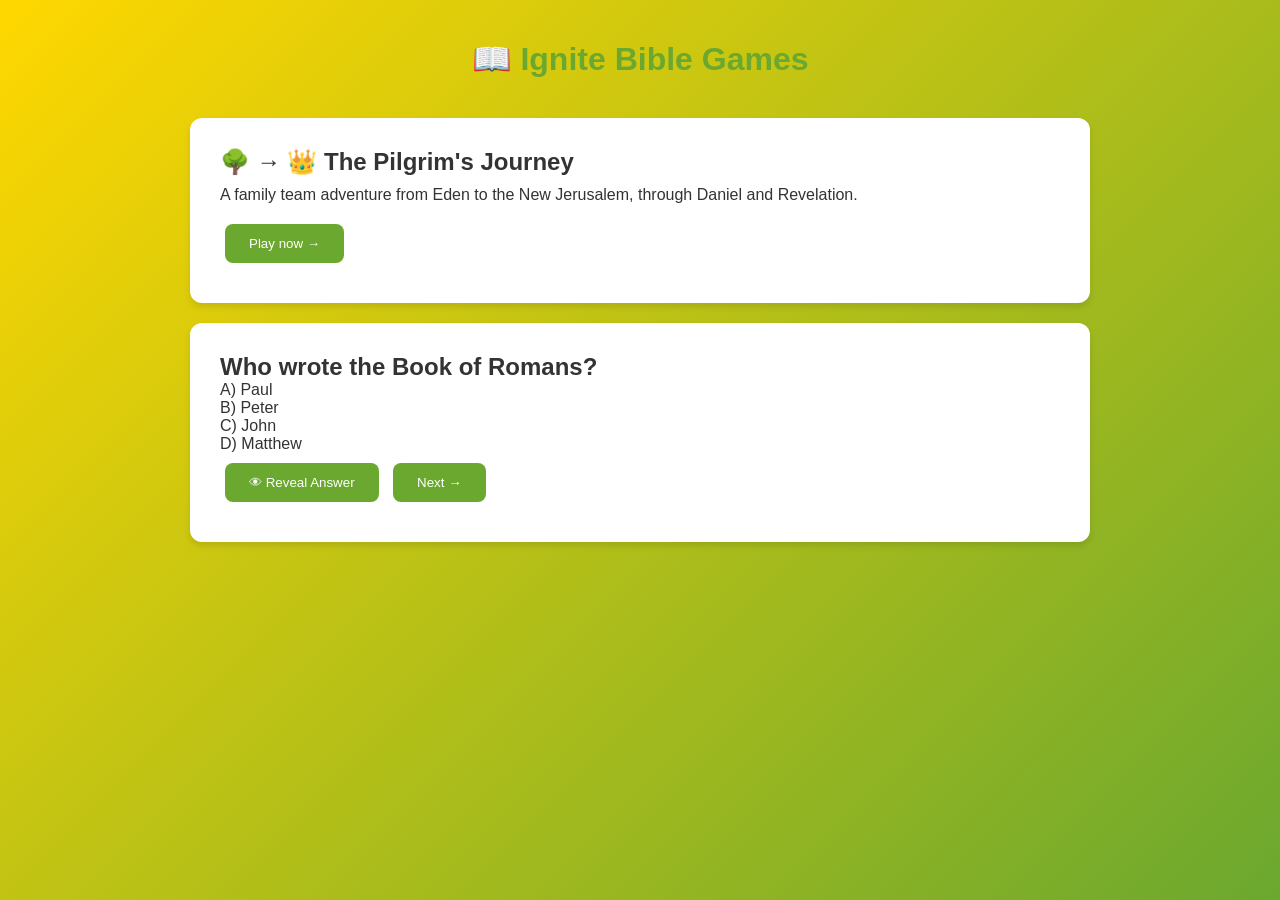
<file: index.html>
<!DOCTYPE html>
<html lang="en">
<head>
  <meta charset="UTF-8">
  <meta name="viewport" content="width=device-width, initial-scale=1.0">
  <title>Ignite Bible Games</title>
  <style>
    * { margin: 0; padding: 0; box-sizing: border-box; }
    body { 
      font-family: 'DM Sans', sans-serif; 
      background: linear-gradient(135deg, #FFD700, #6BA82F);
      color: #333;
      min-height: 100vh;
      padding: 40px 20px;
    }
    .container { max-width: 900px; margin: 0 auto; }
    .card {
      background: white;
      padding: 30px;
      border-radius: 12px;
      box-shadow: 0 4px 6px rgba(0,0,0,0.1);
      margin-bottom: 20px;
    }
    h1 { color: #6BA82F; margin-bottom: 40px; text-align: center; }
    .scripture { 
      background: #FFF9E6; 
      border-left: 4px solid #FFD700; 
      padding: 20px;
      margin: 20px 0;
      border-radius: 4px;
      font-style: italic;
    }
    button {
      background: #6BA82F;
      color: white;
      border: none;
      padding: 12px 24px;
      border-radius: 8px;
      cursor: pointer;
      margin: 10px 5px;
    }
    button:hover { background: #5a9724; }
  </style>
</head>
<body>
  <div class="container">
    <h1>📖 Ignite Bible Games</h1>
    <div class="card">
      <h2>🌳 → 👑 The Pilgrim's Journey</h2>
      <p style="margin: 10px 0;">A family team adventure from Eden to the New Jerusalem, through Daniel and Revelation.</p>
      <a href="pilgrims-journey/index.html"><button>Play now →</button></a>
    </div>
    <div id="game"></div>
  </div>

  <script src="quizData.js"></script>
  <script>
    let currentQ = 0;
    let answerRevealed = false;

    function renderQuestion() {
      const q = BIBLE_REPOSITORY[0].questions[currentQ];
      const game = document.getElementById('game');
      
      game.innerHTML = `
        <div class="card">
          <h2>${q.q}</h2>
          ${q.options ? `
            <div>
              ${q.options.map((opt, i) => `<p>${String.fromCharCode(65+i)}) ${opt}</p>`).join('')}
            </div>
          ` : ''}
          <button onclick="toggleAnswer()">👁 Reveal Answer</button>
          ${answerRevealed ? `
            <div class="card" style="background: #F5F5F5;">
              <strong>Answer:</strong> ${q.answer}
              <div class="scripture">${q.scripture}</div>
              <p><strong>💬 Spark:</strong> ${q.spark}</p>
            </div>
          ` : ''}
          <button onclick="nextQuestion()">Next →</button>
        </div>
      `;
    }

    function toggleAnswer() {
      answerRevealed = !answerRevealed;
      renderQuestion();
    }

    function nextQuestion() {
      if (currentQ < BIBLE_REPOSITORY[0].questions.length - 1) {
        currentQ++;
        answerRevealed = false;
        renderQuestion();
      } else {
        alert('Game complete!');
      }
    }

    renderQuestion();
  </script>
</body>
</html>
</file>
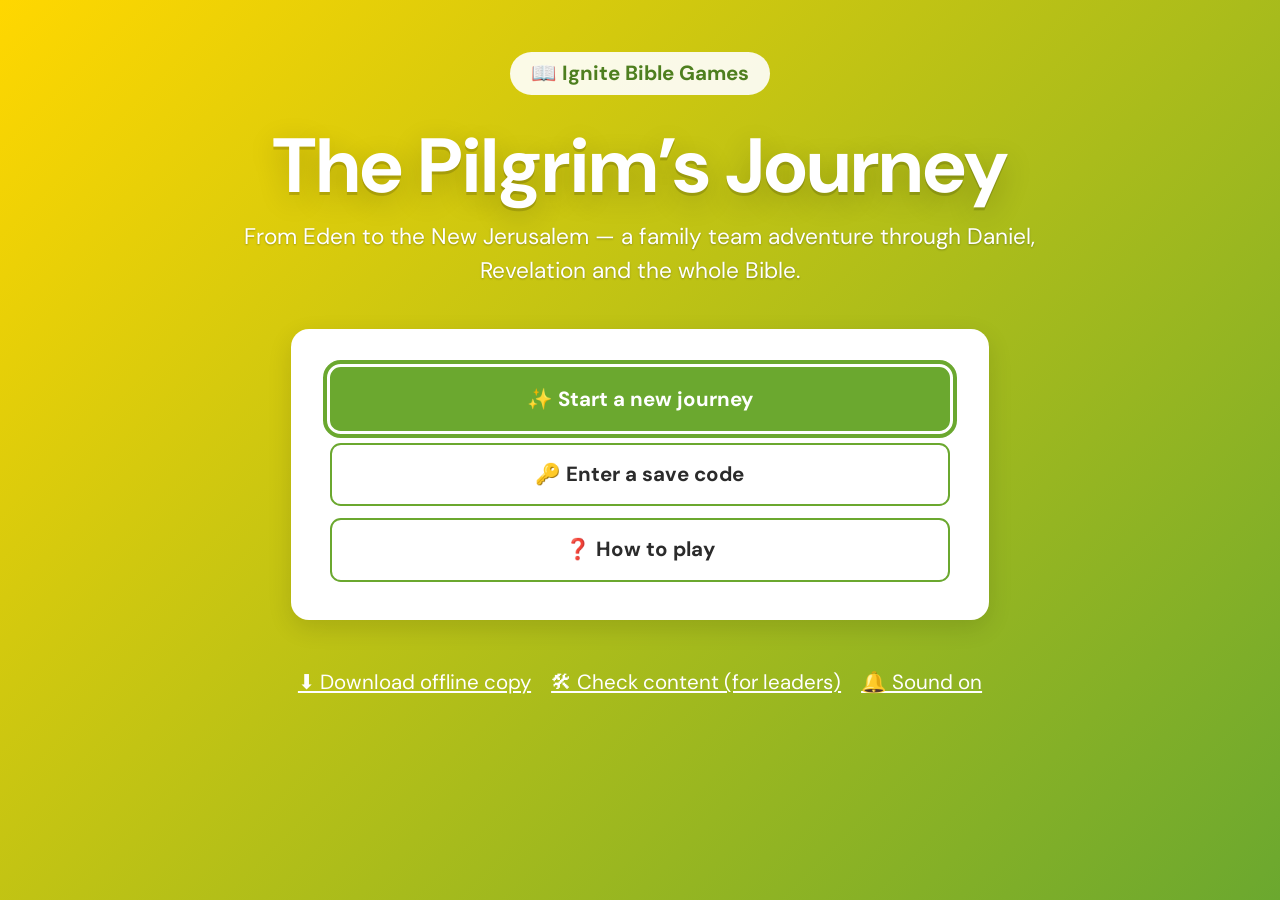
<file: pilgrims-journey/index.html>
<!DOCTYPE html>
<html lang="en">
<head>
  <meta charset="UTF-8">
  <meta name="viewport" content="width=device-width, initial-scale=1.0">
  <title>The Pilgrim's Journey — Ignite Bible Games</title>
  <meta name="description" content="A cooperative family Bible game from Eden to the New Jerusalem, following Daniel and Revelation.">
  <link rel="preconnect" href="https://fonts.googleapis.com">
  <link rel="preconnect" href="https://fonts.gstatic.com" crossorigin>
  <link href="https://fonts.googleapis.com/css2?family=Baloo+2:wght@500;700;800&family=Cinzel:wght@500;700&family=DM+Sans:wght@400;500;700&display=swap" rel="stylesheet">
  <link rel="stylesheet" href="css/style.css">
</head>
<body class="theme-title">
  <div id="app" aria-live="polite"></div>
  <noscript><p style="padding:2rem">This game needs JavaScript turned on.</p></noscript>

  <!-- Engine registry (must load first) -->
  <script src="js/registry.js"></script>

  <!-- The journey: chapters play in this order -->
  <script src="content/01-eden.js"></script>
  <script src="content/02-noah.js"></script>
  <script src="content/03-exodus.js"></script>
  <script src="content/04-joshua.js"></script>
  <script src="content/05-babylon.js"></script>
  <script src="content/06-prophecy.js"></script>
  <script src="content/07-jesus.js"></script>
  <script src="content/08-three-angels.js"></script>
  <script src="content/09-victory.js"></script>
  <script src="content/restoration.js"></script>
  <script src="content/charades.js"></script>

  <!-- Your own dilemmas -->
  <script src="content/my-dilemmas.js"></script>

  <!-- The game -->
  <script src="js/game.js"></script>
</body>
</html>
</file>
<file: pilgrims-journey/css/style.css>
/* ============================================================
   The Pilgrim's Journey — styles
   Three looks: Ignite title screens, Family storybook, Teen cinematic.
   ============================================================ */

:root {
  --ignite-gold: #FFD700;
  --ignite-green: #6BA82F;

  --ink: #2b2b2b;
  --muted: #666;
  --card: #ffffff;
  --card-ink: #2b2b2b;
  --card-border: rgba(0, 0, 0, .06);
  --accent: #6BA82F;
  --accent-hover: #5a9724;
  --accent-ink: #ffffff;
  --soft: #f4f7ee;
  --verse-bg: #FFF9E6;
  --verse-edge: #FFD700;
  --good: #2e8b57;
  --bad: #c0392b;
  --radius: 18px;
  --shadow: 0 8px 24px rgba(0, 0, 0, .12);
  --font-body: 'DM Sans', system-ui, -apple-system, 'Segoe UI', Roboto, sans-serif;
  --font-head: 'DM Sans', system-ui, -apple-system, 'Segoe UI', Roboto, sans-serif;
}

* { box-sizing: border-box; margin: 0; padding: 0; }

/* Sized for a laptop on a TV across the room, still fine on a phone */
html { font-size: clamp(16px, 0.9vw + 9px, 26px); }

body {
  min-height: 100vh;
  font-family: var(--font-body);
  color: var(--ink);
  line-height: 1.5;
  background: #f6f6f6;
  overflow-x: hidden;
}

h1, h2, h3 { font-family: var(--font-head); line-height: 1.2; }
button { font: inherit; color: inherit; }
:focus-visible { outline: 4px solid var(--accent); outline-offset: 3px; }

/* ---------- Theme: Ignite title ---------- */
body.theme-title {
  background: linear-gradient(135deg, #FFD700, #6BA82F);
  background-attachment: fixed;
}

/* ---------- Theme: Family storybook ---------- */
body.theme-family {
  --font-head: 'Baloo 2', 'Comic Sans MS', 'Trebuchet MS', system-ui, sans-serif;
  --font-body: 'Baloo 2', 'Trebuchet MS', system-ui, sans-serif;
  --ink: #3b2f22;
  --card: #fffdf6;
  --card-ink: #3b2f22;
  --card-border: #ffe1a1;
  --accent: #e8743b;
  --accent-hover: #d4622a;
  --accent-ink: #ffffff;
  --soft: #fff3d6;
  --verse-bg: #fff6df;
  --verse-edge: #f5b942;
  --good: #3a9a4a;
  --bad: #d9534f;
  --radius: 28px;
  background:
    radial-gradient(circle at 88% 10%, #fff7b0 0 5%, rgba(255, 240, 150, .55) 6%, rgba(255, 240, 150, 0) 16%),
    linear-gradient(#9fd8ff 0%, #d7f0ff 45%, #fff6dc 75%);
  background-attachment: fixed;
}
body.theme-family::before {
  /* rolling hills */
  content: "";
  position: fixed; left: -10%; right: -10%; bottom: -8vh; height: 34vh; z-index: -1;
  background:
    radial-gradient(ellipse 40% 60% at 20% 100%, #8fd16a 0 99%, transparent 100%),
    radial-gradient(ellipse 45% 70% at 75% 100%, #7cc35a 0 99%, transparent 100%),
    radial-gradient(ellipse 60% 45% at 50% 100%, #a6dd7f 0 99%, transparent 100%);
}
body.theme-family .card { border: 4px solid var(--card-border); }

/* ---------- Theme: Teen cinematic ---------- */
body.theme-teen {
  --font-head: 'Cinzel', 'Times New Roman', Georgia, serif;
  --ink: #f3eedb;
  --muted: #b9b29b;
  --card: rgba(14, 19, 46, .86);
  --card-ink: #f3eedb;
  --card-border: rgba(212, 175, 55, .45);
  --accent: #d4af37;
  --accent-hover: #e8c55a;
  --accent-ink: #1a1400;
  --soft: rgba(212, 175, 55, .10);
  --verse-bg: rgba(212, 175, 55, .08);
  --verse-edge: #d4af37;
  --good: #7fd18b;
  --bad: #ff8a7a;
  --radius: 10px;
  --shadow: 0 0 40px rgba(212, 175, 55, .14), 0 10px 40px rgba(0, 0, 0, .55);
  background:
    radial-gradient(ellipse at 50% -10%, rgba(255, 210, 120, .22), transparent 55%),
    radial-gradient(ellipse at 10% 110%, rgba(110, 60, 160, .35), transparent 55%),
    linear-gradient(#070a1c, #0d1233 60%, #1a1030);
  background-attachment: fixed;
}
body.theme-teen::before {
  /* stars */
  content: "";
  position: fixed; inset: 0; z-index: -1; pointer-events: none; opacity: .7;
  background-image:
    radial-gradient(1.5px 1.5px at 20px 30px, #fff, transparent),
    radial-gradient(1px 1px at 120px 80px, #fff, transparent),
    radial-gradient(1.5px 1.5px at 200px 160px, #ffe9a8, transparent),
    radial-gradient(1px 1px at 60px 200px, #fff, transparent),
    radial-gradient(1px 1px at 260px 40px, #cfd8ff, transparent);
  background-size: 300px 240px;
}
body.theme-teen .card { border: 1px solid var(--card-border); backdrop-filter: blur(4px); }
body.theme-teen h1, body.theme-teen h2 { color: #f1d27a; text-shadow: 0 0 18px rgba(241, 210, 122, .35); letter-spacing: .02em; }
body.theme-teen .result .verdict { text-shadow: none; }

/* ---------- Layout ---------- */
.wrap { max-width: 1100px; margin: 0 auto; padding: 16px; }
.center { text-align: center; }
.card {
  background: var(--card);
  color: var(--card-ink);
  border-radius: var(--radius);
  box-shadow: var(--shadow);
  padding: clamp(18px, 3vw, 40px);
  margin: 16px 0;
}
.muted { color: var(--muted); }
.small { font-size: .85rem; }
.row { display: flex; gap: 12px; flex-wrap: wrap; align-items: center; }
.row.end { justify-content: flex-end; }
.row.center { justify-content: center; }
.stack > * + * { margin-top: 12px; }

/* ---------- Buttons ---------- */
.btn {
  display: inline-flex; flex-direction: column; align-items: center; justify-content: center;
  gap: 2px;
  min-height: 3rem;
  padding: .7rem 1.4rem;
  border-radius: calc(var(--radius) * .6);
  border: 2px solid var(--accent);
  background: transparent;
  color: var(--card-ink);
  font-weight: 700;
  cursor: pointer;
  transition: transform .12s, background .2s, color .2s;
}
.btn:hover { transform: translateY(-1px); }
.btn.primary { background: var(--accent); color: var(--accent-ink); }
.btn.primary:hover { background: var(--accent-hover); }
.btn small { font-weight: 500; font-size: .75rem; opacity: .85; }
.btn[disabled] { opacity: .45; cursor: not-allowed; transform: none; }
.link { background: none; border: none; color: inherit; text-decoration: underline; cursor: pointer; padding: 6px; }
.icon {
  width: 2.6rem; height: 2.6rem; border-radius: 50%;
  border: 2px solid var(--card-border); background: var(--card); color: var(--card-ink);
  cursor: pointer; font-size: 1.1rem; display: inline-flex; align-items: center; justify-content: center;
}

/* ---------- Title screen ---------- */
.brand {
  display: inline-block; margin-top: 4vh;
  background: rgba(255, 255, 255, .9); color: #4e7f1f;
  padding: .3rem 1rem; border-radius: 999px; font-weight: 700;
}
.title-big {
  font-size: clamp(2.2rem, 6vw, 4.2rem);
  color: #fff; margin: 1.2rem 0 .4rem;
  text-shadow: 0 3px 0 rgba(0, 0, 0, .15), 0 8px 30px rgba(0, 0, 0, .2);
}
.subtitle { color: #fff; font-size: 1.1rem; max-width: 40rem; margin: 0 auto; text-shadow: 0 1px 2px rgba(0, 0, 0, .25); }
.menu { max-width: 34rem; margin: 2rem auto; display: grid; gap: 12px; }
.menu .btn { width: 100%; }
.footer-tools { display: flex; gap: 8px; justify-content: center; flex-wrap: wrap; color: #fff; }
.warn { background: #fff3cd; color: #6b4e00; border-radius: 12px; padding: .6rem 1rem; display: inline-block; margin-top: 1rem; }

/* ---------- Setup ---------- */
.modes { display: grid; grid-template-columns: 1fr 1fr; gap: 16px; }
.mode-card {
  text-align: left; padding: 1.2rem; border-radius: 18px; cursor: pointer;
  border: 3px solid #ddd; background: #fff; color: #333;
}
.mode-card h3 { margin-bottom: .3rem; }
.mode-card.selected { border-color: var(--ignite-green); box-shadow: 0 0 0 4px rgba(107, 168, 47, .25); }
.mode-card.family { background: linear-gradient(#fff8e6, #fff); }
.mode-card.teen { background: linear-gradient(#141a3d, #232a55); color: #f3eedb; }
.mode-card.teen.selected { border-color: #d4af37; box-shadow: 0 0 0 4px rgba(212, 175, 55, .3); }
.mode-card[disabled] { opacity: .45; cursor: not-allowed; }
.seg { display: inline-flex; border: 2px solid var(--ignite-green); border-radius: 12px; overflow: hidden; }
.seg button { border: none; background: #fff; padding: .5rem 1.1rem; cursor: pointer; font-weight: 700; }
.seg button.on { background: var(--ignite-green); color: #fff; }
.teams { display: grid; grid-template-columns: repeat(auto-fit, minmax(14rem, 1fr)); gap: 10px; }
.teams input, .code-input {
  width: 100%; font: inherit; padding: .7rem 1rem; border-radius: 12px; border: 2px solid #ccc;
}
.code-input { text-transform: uppercase; letter-spacing: .1em; text-align: center; font-size: 1.4rem; max-width: 22rem; }
label.check { display: flex; gap: 10px; align-items: center; cursor: pointer; }
label.check input { width: 1.3rem; height: 1.3rem; }

/* ---------- Top bar ---------- */
.topbar {
  display: flex; align-items: center; gap: 12px; flex-wrap: wrap;
  max-width: 1100px; margin: 0 auto; padding: 12px 16px 0;
}
.tb-title { flex: 1 1 14rem; font-family: var(--font-head); font-weight: 700; font-size: 1.05rem; color: var(--ink); }
.tb-tools { display: flex; gap: 8px; }

.lamp { display: flex; align-items: center; gap: 8px; min-width: 12rem; }
.lamp-icon { font-size: 1.6rem; filter: drop-shadow(0 0 6px rgba(255, 190, 60, .8)); }
.lamp-bar { flex: 1; height: .9rem; border-radius: 999px; background: rgba(0, 0, 0, .15); overflow: hidden; min-width: 7rem; }
.lamp-fill { height: 100%; background: linear-gradient(90deg, #ffb347, #ffd700); transition: width .6s ease; }
.lamp.low .lamp-fill { background: linear-gradient(90deg, #e05a3a, #ff9a3a); }
.lamp.low .lamp-icon { animation: flicker 1s infinite; }
.lamp-num { font-weight: 700; color: var(--ink); min-width: 1.5rem; }
@keyframes flicker { 50% { opacity: .45; } }

/* ---------- Turn banner ---------- */
.turn {
  display: flex; flex-wrap: wrap; justify-content: space-between; align-items: baseline; gap: 6px 16px;
  background: var(--soft); border-radius: calc(var(--radius) * .6);
  padding: .6rem 1rem; margin-bottom: 1rem;
}
.turn b { color: var(--accent); }
.turn.all { justify-content: center; font-weight: 700; }

/* ---------- Challenge ---------- */
.kind { text-transform: uppercase; letter-spacing: .12em; font-size: .75rem; font-weight: 700; color: var(--accent); }
.step { float: right; font-size: .8rem; color: var(--muted); }
.situation, .question { font-size: 1.35rem; margin: .6rem 0 1.2rem; font-weight: 500; }
.opts { display: grid; gap: 12px; }
.opt {
  display: flex; align-items: center; gap: 14px; text-align: left;
  padding: 1rem 1.2rem; min-height: 3.6rem;
  border-radius: calc(var(--radius) * .6);
  border: 2px solid var(--card-border); background: var(--soft); color: var(--card-ink);
  cursor: pointer; font-size: 1.1rem; font-weight: 500;
  transition: transform .12s, border-color .2s, background .2s;
}
.opt:hover:not([disabled]) { transform: translateX(4px); border-color: var(--accent); }
.opt .num {
  flex: none; width: 2rem; height: 2rem; border-radius: 50%;
  display: inline-flex; align-items: center; justify-content: center;
  background: var(--accent); color: var(--accent-ink); font-weight: 700; font-size: .9rem;
}
.opt.wrong { opacity: .5; text-decoration: line-through; }
.hint { min-height: 1.6rem; margin-top: .8rem; font-weight: 700; color: var(--bad); }

/* Choose-the-path */
.paths { display: grid; grid-template-columns: 1fr 1fr; gap: 18px; }
.path {
  position: relative; cursor: pointer; text-align: center;
  padding: 2.2rem 1rem 1.2rem; min-height: 9rem;
  border-radius: calc(var(--radius) * .8);
  border: 3px dashed var(--accent);
  background: linear-gradient(180deg, transparent 55%, rgba(160, 120, 60, .18) 55%), var(--soft);
  color: var(--card-ink); font-size: 1.2rem; font-weight: 700;
  transition: transform .15s;
}
.path:hover { transform: translateY(-4px); }
.path::before {
  content: attr(data-sign); position: absolute; top: -.9rem; left: 50%; transform: translateX(-50%);
  background: var(--accent); color: var(--accent-ink); font-size: .8rem; padding: .1rem .8rem; border-radius: 6px;
}

/* Order puzzle */
.slots { display: grid; gap: 8px; margin-bottom: 1rem; counter-reset: slot; }
.slot {
  counter-increment: slot;
  display: flex; align-items: center; gap: 12px;
  min-height: 3rem; padding: .5rem 1rem;
  border-radius: 12px; border: 2px dashed var(--card-border); background: var(--soft);
}
.slot::before { content: counter(slot); font-weight: 700; color: var(--accent); width: 1.5rem; }
.slot.filled { border-style: solid; border-color: var(--accent); font-weight: 600; }
.pool { display: flex; flex-wrap: wrap; gap: 10px; margin-bottom: 1rem; }
.pool .opt { flex: 1 1 14rem; }
.pool .opt.used { visibility: hidden; }

/* ---------- Result ---------- */
.verdict { font-size: clamp(1.6rem, 3vw, 2.4rem); margin-bottom: .6rem; animation: pop .4s ease; }
.result.good .verdict { color: var(--good); }
.result.bad .verdict { color: var(--bad); }
@keyframes pop { from { transform: scale(.85); opacity: 0; } to { transform: scale(1); opacity: 1; } }
.chosen { font-style: italic; color: var(--muted); margin-bottom: .6rem; }
.answer { margin-bottom: .6rem; }
.body-text { font-size: 1.2rem; }
.oil-note { display: inline-block; margin: .8rem 0; padding: .3rem .9rem; border-radius: 999px; font-weight: 700; background: var(--soft); }
.oil-note.minus { color: var(--bad); }
.oil-note.plus { color: var(--good); }

.verse {
  background: var(--verse-bg); border-left: 6px solid var(--verse-edge);
  border-radius: 8px; padding: 1rem 1.2rem; margin: 1.2rem 0;
  font-family: Georgia, 'Times New Roman', serif; font-style: italic; font-size: 1.15rem;
}
.verse cite { display: block; margin-top: .4rem; font-style: normal; font-weight: 700; font-family: var(--font-body); font-size: .9rem; }
.spark { border: 2px dashed var(--accent); border-radius: 14px; padding: .9rem 1.1rem; margin: 1rem 0; }
.spark b { color: var(--accent); }

/* ---------- Charades ---------- */
.timer {
  font-family: var(--font-head); font-weight: 800; line-height: 1;
  font-size: clamp(5rem, 18vw, 10rem); color: var(--accent);
  margin: .5rem 0;
}
.timer.hurry { color: var(--bad); animation: flicker .5s infinite; }
.charade-secret { border-style: dashed !important; }
.charade-secret h2 { font-size: clamp(1.5rem, 3.5vw, 2.4rem); }

/* ---------- Intro / chapter complete ---------- */
.ch-num { text-transform: uppercase; letter-spacing: .12em; font-size: .8rem; color: var(--muted); font-weight: 700; }
.intro h2 { font-size: clamp(1.8rem, 4vw, 2.8rem); margin: .3rem 0 1rem; }
.lead { font-size: 1.25rem; }
.big-symbol { font-size: clamp(4rem, 12vw, 8rem); line-height: 1; display: block; margin: .5rem 0; animation: pop .6s ease; }
.code-box {
  display: inline-block; font-family: 'Courier New', monospace; font-weight: 700; letter-spacing: .12em;
  font-size: clamp(1.6rem, 4vw, 2.6rem); padding: .4rem 1.2rem; border-radius: 12px;
  border: 3px dashed var(--accent); background: var(--soft); margin: .6rem 0;
}
.stones { display: flex; gap: 8px; flex-wrap: wrap; justify-content: center; font-size: 1.8rem; }

/* ---------- Journey map ---------- */
.map svg { width: 100%; height: auto; display: block; }
.map .trail { fill: none; stroke: rgba(160, 120, 60, .55); stroke-width: 10; stroke-linecap: round; stroke-linejoin: round; stroke-dasharray: 2 18; }
body.theme-teen .map .trail { stroke: rgba(212, 175, 55, .45); }
.map .node circle { fill: #e8e8e8; stroke: #bbb; stroke-width: 4; }
.map .node.done circle { fill: #ffd95e; stroke: #c99a00; }
.map .node.current circle { fill: #fff; stroke: var(--accent); stroke-width: 6; }
.map .node.current .ring { fill: none; stroke: var(--accent); stroke-width: 4; animation: ring 1.6s infinite; transform-box: fill-box; transform-origin: center; }
.map .node.locked { opacity: .55; }
.map .lbl { font-size: 18px; font-weight: 700; fill: var(--ink); font-family: var(--font-body); }
.map .tick { font-size: 20px; fill: #2e8b57; font-weight: 700; }
@keyframes ring { from { transform: scale(1); opacity: .9; } to { transform: scale(1.5); opacity: 0; } }
.chips { display: flex; gap: 8px; flex-wrap: wrap; }
.chip { padding: .25rem .8rem; border-radius: 999px; background: var(--soft); font-weight: 600; }
.chip.next { outline: 2px solid var(--accent); }

/* ---------- Victory ---------- */
.victory h1 { font-size: clamp(2.2rem, 6vw, 4.2rem); }
.confetti { position: fixed; inset: 0; pointer-events: none; overflow: hidden; z-index: 5; }
.confetti span { position: absolute; top: -10vh; font-size: 1.8rem; animation: fall linear forwards; }
@keyframes fall { to { transform: translateY(120vh) rotate(540deg); } }

/* ---------- Content check ---------- */
table.check { width: 100%; border-collapse: collapse; margin: 1rem 0; }
table.check th, table.check td { border-bottom: 1px solid #ddd; padding: .5rem; text-align: left; }
.problems li { margin: .4rem 0 .4rem 1.2rem; color: #8a2a1a; }
.ok { color: #2e7d32; font-weight: 700; }

/* ---------- Phones ---------- */
@media (max-width: 640px) {
  .modes, .paths { grid-template-columns: 1fr; }
  .lamp { min-width: 0; flex: 1 1 100%; order: 3; }
  .map .lbl { font-size: 22px; }
}

@media (prefers-reduced-motion: reduce) {
  *, *::before, *::after { animation: none !important; transition: none !important; }
}
</file>
